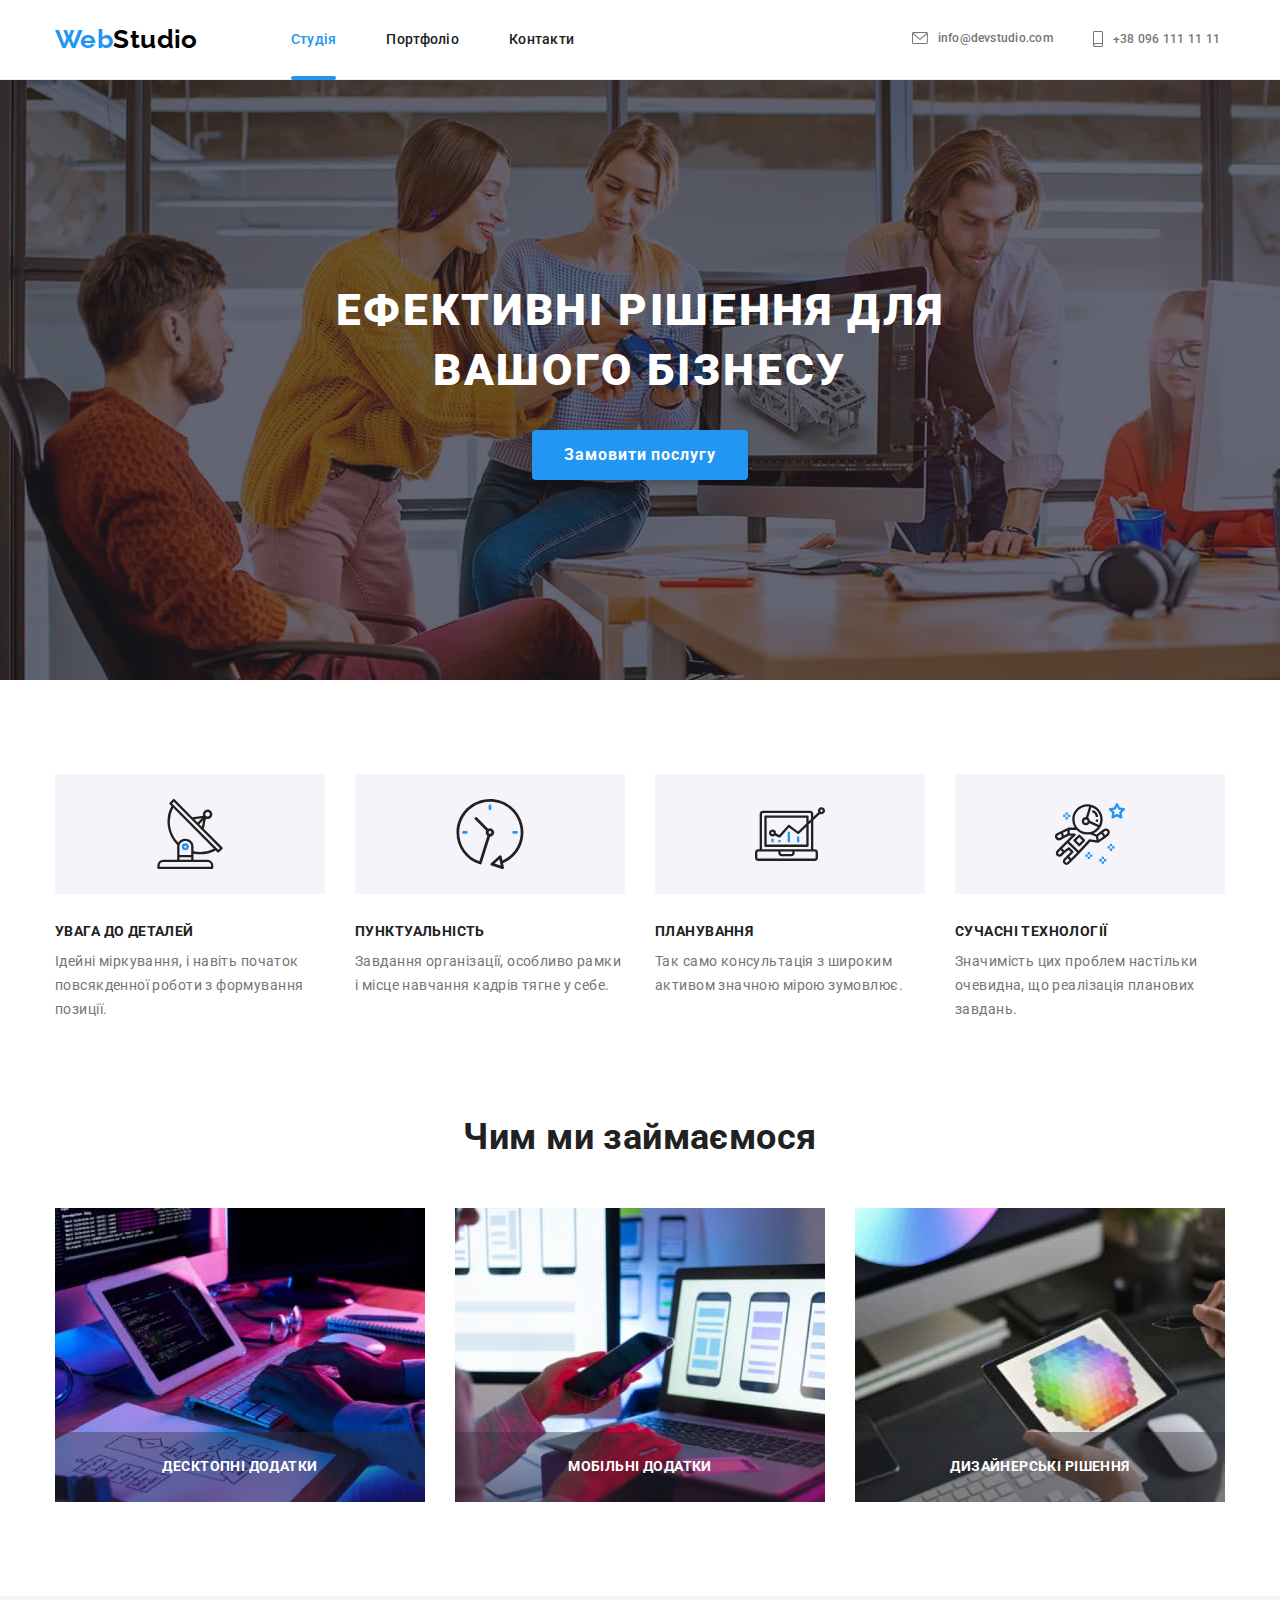
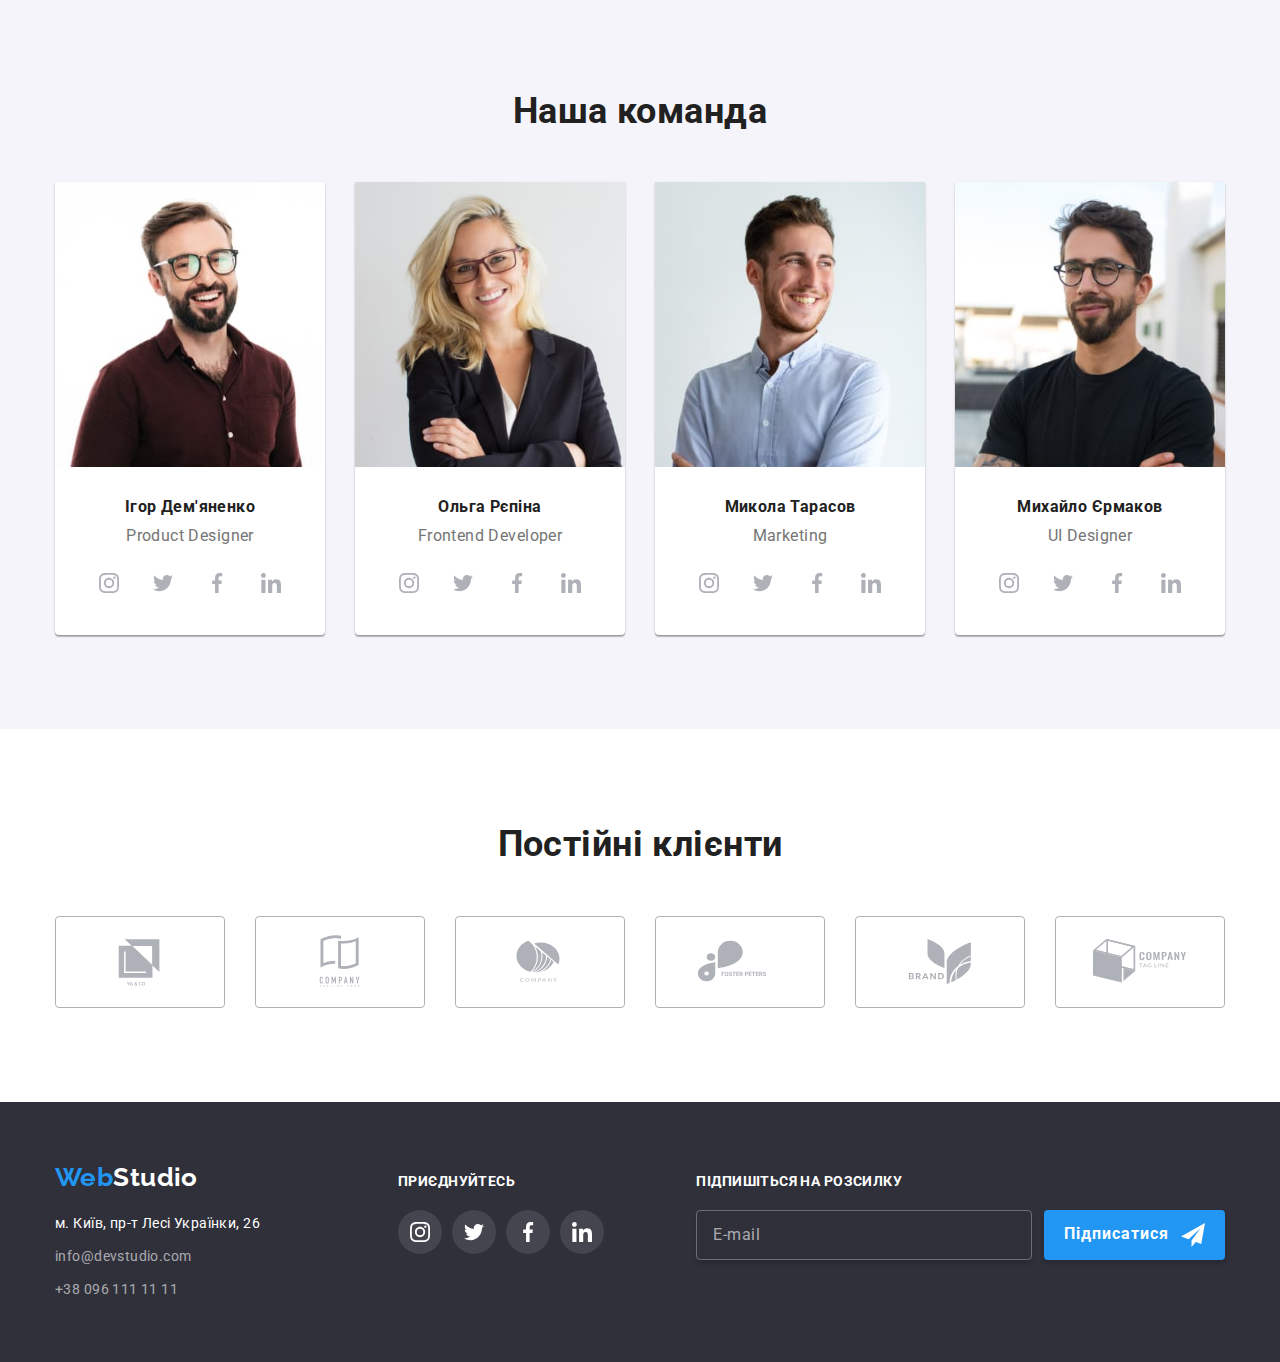
<file: index.html>
<!DOCTYPE html>
<html lang="uk">
<head>
    <meta charset="UTF-8">
    <meta http-equiv="X-UA-Compatible" content="IE=edge">
    <meta name="viewport" content="width=device-width, initial-scale=1.0">
    <title>Document</title>
    <link href="https://fonts.googleapis.com/css2?family=Raleway:wght@700&family=Roboto:wght@400;500;700;900&display=swap" rel="stylesheet">
    <!-- <link rel="stylesheet" href="./css/modern-normalize.css"> -->
    <link rel="stylesheet" href="./css/main.min.css">
</head>

<body>
    <!--Шапка сайту-->
    <header class="header">
        <div class="container header__container">
            
            <a class="logo header__logo" href="./index.html"><span class="logo__el-web">Web</span>Studio</a>

                 <button type="button" class="menu-btn" aria-controls= "mobile-menu" aria-expanded="false" data-menu-button>
                     <svg class="mob-menu-icon" aria-label="Переключатель мобильного меню">
                         <use class="icon-close" href="./images/icons.svg#icon-close-black"></use>
                         <use class="icon-menu" href="./images/icons.svg#icon-menu"></use>
                     </svg>
                </button>

                <div class="mobile-menu" id="mobile-menu" data-menu>
                <nav class="page-nav">
                     <ul class="page-nav__list">
                         <li class="page-nav__item">
                             <a href="./index.html" class="page-nav__link page-nav__link--current">Студія</a>
                         </li>
                         <li class="page-nav__item">
                             <a href="./portfolio.html" class="page-nav__link">Портфоліо</a>
                         </li>
                         <li class="page-nav__item">
                             <a href="" class="page-nav__link">Контакти</a>
                         </li>
                     </ul>
                </nav>
                <div class="contact">
                                    <ul class="heade-social">
                                        <li class="heade-social__item"><a href="#" class="heade-social__link" target="_blank"
                                                rel="noopener noreferrer">Instagram</a> </li>
                                        <li class="heade-social__item"><a href="#" class="heade-social__link" target="_blank"
                                                rel="noopener noreferrer">Twitter</a></li>
                                        <li class="heade-social__item"><a href="#" class="heade-social__link" target="_blank"
                                                rel="noopener noreferrer">Facebook</a></li>
                                        <li class="heade-social__item"><a href="#" class="heade-social__link" target="_blank"
                                                rel="noopener noreferrer">LinkedIn</a></li>
                                    </ul>
<ul Class="contact-wrap">
    
                    <li class="contact__item">
                        <a href="mailto:info@devstudio.com" class="contact__link">
                            <svg class="contact__icon contact__icon--mail">
                                <use href="./images/icons.svg#icon-envelope"></use>
                            </svg>
                            info@devstudio.com
                        </a>
                    </li>
                    <li class="contact__item">
                        <a href="tel:+380961111111" class="contact__link contact__link--tel">
                            <svg class="contact__icon contact__icon--tel">
                                <use href="./images/icons.svg#icon-smartphone"></use>
                            </svg>
                            +38 096 111 11 11
                        </a>
                    </li>
</ul>
                </div>
                </div>
        </div>
    </header>

    <!--Унікальний контент-->
    <main>
        <!--Герой-->
        <section class="section section__bg-cover">
            <div class="container">
                <h1 class="hero-title">Ефективні рішення для <br> вашого бізнесу</h1>
                <button type="button" class="btn" data-modal-open>Замовити послугу</button>
            </div>
        </section>
        
        <!--Переваги-->
        <section class="section">
            <div class="container">
                <h2 class="visually-hidden">Переваги</h2>
                <ul class="grid">
                    <li class="preference-item">
                        <div class="preference-img">
                            <svg class="preference-icon">
                                <use href="./images/icons.svg#icon-antenna"></use>
                            </svg>
                        </div>
                        <h3 class="preference-title">УВАГА ДО ДЕТАЛЕЙ</h3>
                        <p class="preference-text">Ідейні міркування, і навіть початок повсякденної роботи з формування позиції.</p>
                    </li>
                    <li class="preference-item">
                        <div class="preference-img">
                            <svg class="preference-icon">
                                <use href="./images/icons.svg#icon-clock"></use>
                            </svg>
                        </div>
                        <h3 class="preference-title">ПУНКТУАЛЬНІСТЬ</h3>
                        <p class="preference-text">Завдання організації, особливо рамки і місце навчання кадрів тягне у себе.</p>
                    </li>
                    <li class="preference-item">
                        <div class="preference-img">
                            <svg class="preference-icon">
                                <use href="./images/icons.svg#icon-diagram"></use>
                            </svg>
                        </div>
                        <h3 class="preference-title">ПЛАНУВАННЯ</h3>
                        <p class="preference-text">Так само консультація з широким активом значною мірою зумовлює.</p>
                    </li>
                    <li class="preference-item">
                        <div class="preference-img">
                            <svg class="preference-icon">
                                <use href="./images/icons.svg#icon-astronaut"></use>
                            </svg>
                        </div>
                        <h3 class="preference-title">СУЧАСНІ ТЕХНОЛОГІЇ</h3>
                        <p class="preference-text">Значимість цих проблем настільки очевидна, що реалізація планових завдань.</p>
                    </li>
                </ul>
            </div>
        </section>

        <!-- Галерея -->
        <section class="section section-gallery">
            <div class=" container">
                <h2 class="section__title">Чим ми займаємося</h2>
                <ul class="grid">
                 <li class="gallery-item">
                        <picture>
                            <source srcset="./images/box1.jpg 1x, ./images/box1@2x.jpg 2x" >
                            <img src="./images/box1.jpg" class="gallery-item__img" alt="Дизайнерське рішення" width="370">
                        </picture>
                    
                    <p class="gallery-item__text">Десктопні додатки</p>
                </li>
                 <li class="gallery-item">

                        <picture>
                            <source srcset="./images/box2.jpg 1x, ./images/box2@2x.jpg 2x" >
                            <img src="./images/box2.jpg" class="gallery-item__img" alt="Мобільний додаток" width="370">
                        </picture>
                    
                    <p class="gallery-item__text">Мобільні додатки</p>
                </li>
                <li class="gallery-item">
                        <picture>
                            <source srcset="./images/box3.jpg 1x, ./images/box3@2x.jpg 2x" >
                            <img src="./images/box3.jpg" class="gallery-item__img" alt="Дизайнерське рішення" width="370">
                        </picture>

                    <p class="gallery-item__text">Дизайнерські рішення</p>
                </li> 
                </ul>
            </div>
        </section>
       
        <!--Команда-->
        <section class="section">
            <div class="container">
                <h2 class="section__title">Наша команда</h2>
                
                <ul class="grid">
                    <li class="team-item">                       

    <picture>
        <source srcset="./images/ihor-450.jpg 1x, ./images/ihor-450@2x.jpg 2x" media="(max-width:767px)" >
        <source srcset="./images/ihor-354.jpg  1x, ./images/ihor-354@2x.jpg 2x" media="(min-width:768px)" >
        <source srcset="./images/ihor.jpg  1x, ./images/ihor@2x.jpg 2x" media="(min-width:1200px)">
        <img src="./images/ihor-450.jpg" class="team-item__img" alt="Ігор Дем'яненко">
    </picture>


                        <div class="team-item__info">
                            <h3 class="team-item__title">Ігор Дем'яненко</h3>
                            <p class="team-item__text">Product Designer</p>
                            
                            <ul class="socials">
                            <li class="socials__item">
                                <a href="#" class="socials__link" target="_blank" rel="noopener noreferrer">
                                    <svg class="socials__icon">
                                        <use href="./images/icons.svg#icon-instagram"></use>
                                    </svg>
                                </a>
                            </li>
                            <li class="socials__item">
                                <a href="#" class="socials__link" target="_blank" rel="noopener noreferrer">
                                    <svg class="socials__icon">
                                        <use href="./images/icons.svg#icon-twitter"></use>
                                    </svg>
                                </a>
                            </li>
                            <li class="socials__item">
                                <a href="#" class="socials__link" target="_blank" rel="noopener noreferrer">
                                    <svg class="socials__icon">
                                        <use href="./images/icons.svg#icon-facebook"></use>
                                    </svg>
                                </a>
                            </li>
                            <li class="socials__item">
                                <a href="#" class="socials__link" target="_blank" rel="noopener noreferrer">
                                    <svg class="socials__icon">
                                        <use href="./images/icons.svg#icon-linkedin"></use>
                                    </svg>
                                </a>
                            </li>
                        </ul>
                    </div>
                </li>

                <li class="team-item">

<picture>
    <source srcset="./images/olha-450.jpg 1x, ./images/olha-450@2x.jpg 2x" media="(max-width:767px)" >
    <source srcset="./images/olha-354.jpg 1x, ./images/olha-354@2x.jpg 2x" media="(min-width:768px)" >
    <source srcset="./images/olha.jpg 1x, ./images/olha@2x.jpg 2x" media="(min-width:1200px)" >
<img src="./images/olha-450.jpg" class="team-item__img" alt="Ольга Рєпіна">
</picture>

                        


                        <div class="team-item__info">
                            <h3 class="team-item__title">Ольга Рєпіна</h3>
                            <p class="team-item__text">Frontend Developer</p>
                        <ul class="socials">
                            <li class="socials__item">
                                <a href="#" class="socials__link" target="_blank" rel="noopener noreferrer">
                                    <svg class="socials__icon">
                                        <use href="./images/icons.svg#icon-instagram"></use>
                                    </svg>
                                </a>
                            </li>
                            <li class="socials__item">
                                <a href="#" class="socials__link" target="_blank" rel="noopener noreferrer">
                                    <svg class="socials__icon">
                                        <use href="./images/icons.svg#icon-twitter"></use>
                                    </svg>
                                </a>
                            </li>
                            <li class="socials__item">
                                <a href="#" class="socials__link" target="_blank" rel="noopener noreferrer">
                                    <svg class="socials__icon">
                                        <use href="./images/icons.svg#icon-facebook"></use>
                                    </svg>
                                </a>
                            </li>
                            <li class="socials__item">
                                <a href="#" class="socials__link" target="_blank" rel="noopener noreferrer">
                                    <svg class="socials__icon">
                                        <use href="./images/icons.svg#icon-linkedin"></use>
                                    </svg>
                                </a>
                            </li>
                        </ul>
                            </div>
                    </li>
                    <li class="team-item">

<picture>
    <source srcset="./images/mykola-450.jpg 1x, ./images/mykola-450@2x.jpg 2x" media="(max-width:767px)" >
    <source srcset="./images/mykola-354.jpg 1x, ./images/mykola-354@2x.jpg 2x" media="(min-width:768px)" >
    <source srcset="./images/mykola.jpg 1x, ./images/mykola@2x.jpg 2x" media="(min-width:1200px)" >
    <img src="./images/mykola-450.jpg" class="tteam-item__img" alt="Микола Тарасов">
</picture>


                        <div class="team-item__info">
                            <h3 class="team-item__title">Микола Тарасов</h3>
                            <p class="team-item__text">Marketing</p>
                            <ul class="socials">
                                <li class="socials__item">
                                    <a href="#" class="socials__link" target="_blank" rel="noopener noreferrer">
                                        <svg class="socials__icon">
                                            <use href="./images/icons.svg#icon-instagram"></use>
                                        </svg>
                                    </a>
                                </li>
                                <li class="socials__item">
                                    <a href="#" class="socials__link" target="_blank" rel="noopener noreferrer">
                                        <svg class="socials__icon">
                                            <use href="./images/icons.svg#icon-twitter"></use>
                                        </svg>
                                    </a>
                                </li>
                                <li class="socials__item">
                                    <a href="#" class="socials__link" target="_blank" rel="noopener noreferrer">
                                        <svg class="socials__icon">
                                            <use href="./images/icons.svg#icon-facebook"></use>
                                        </svg>
                                    </a>
                                </li>
                                <li class="socials__item">
                                    <a href="#" class="socials__link" target="_blank" rel="noopener noreferrer">
                                        <svg class="socials__icon">
                                            <use href="./images/icons.svg#icon-linkedin"></use>
                                        </svg>
                                    </a>
                                </li>
                            </ul>
                        </div>
                    </li>
                    <li class="team-item">

<picture>
    <source srcset="./images/mykhailo-450.jpg 1x, ./images/mykhailo-450@2x.jpg 2x" media="(max-width:767px)" >
    <source srcset="./images/mykhailo-354.jpg 1x, ./images/mykhailo-354@2x.jpg 2x" media="(min-width:768px)" >
    <source srcset="./images/mykhailo.jpg 1x, ./images/mykhailo@2x.jpg 2x" media="(min-width:1200px)" >
    <img src="./images/mykhailo-450.jpg" class="team-item__img" alt="Михайло Єрмаков">
</picture>

                        
                        <div class="team-item__info">
                            <h3 class="team-item__title">Михайло Єрмаков</h3>
                            <p class="team-item__text">UI Designer</p>
                            <ul class="socials">
                                <li class="socials__item">
                                    <a href="#" class="socials__link" target="_blank" rel="noopener noreferrer">
                                        <svg class="socials__icon">
                                            <use href="./images/icons.svg#icon-instagram"></use>
                                        </svg>
                                    </a>
                                </li>
                                <li class="socials__item">
                                    <a href="#" class="socials__link" target="_blank" rel="noopener noreferrer">
                                        <svg class="socials__icon">
                                            <use href="./images/icons.svg#icon-twitter"></use>
                                        </svg>
                                    </a>
                                </li>
                                <li class="socials__item">
                                    <a href="#" class="socials__link" target="_blank" rel="noopener noreferrer">
                                        <svg class="socials__icon">
                                            <use href="./images/icons.svg#icon-facebook"></use>
                                        </svg>
                                    </a>
                                </li>
                                <li class="socials__item">
                                    <a href="#" class="socials__link" target="_blank" rel="noopener noreferrer">
                                        <svg class="socials__icon">
                                            <use href="./images/icons.svg#icon-linkedin"></use>
                                        </svg>
                                    </a>
                                </li>
                            </ul>
                        </div>
                    </li>
                </ul>
            </div>
        </section>

        <!-- Клієнти -->
        <section class="section hide">
            <div class="container">
                <h2 class="section__title">Постійні клієнти</h2>
                <ul class="grid">
                    <li class="costomer-el">
                        <a href="#" class="costomer-el__link" target="_blank" rel="noopener noreferrer">
                            <svg class="costomer-el__icon">
                                <use href="./images/icons.svg#icon-group1"></use>
                            </svg>
                        </a>
                    </li>
                    <li class="costomer-el">
                        <a href="#" class="costomer-el__link" target="_blank" rel="noopener noreferrer">
                            <svg class="costomer-el__icon">
                                <use href="./images/icons.svg#icon-group2" ></use>
                            </svg>
                        </a>
                    </li>
                    <li class="costomer-el">
                        <a href="#" class="costomer-el__link" target="_blank" rel="noopener noreferrer">
                            <svg class="costomer-el__icon">
                                <use href="./images/icons.svg#icon-group3"></use>
                            </svg>
                        </a>
                    </li>
                    <li class="costomer-el">
                        <a href="#" class="costomer-el__link" target="_blank" rel="noopener noreferrer">
                            <svg class="costomer-el__icon">
                                <use href="./images/icons.svg#icon-group4"></use>
                            </svg>
                        </a>
                    </li>
                    <li class="costomer-el">
                        <a href="#" class="costomer-el__link" target="_blank" rel="noopener noreferrer">
                            <svg class="costomer-el__icon">
                                <use href="./images/icons.svg#icon-group5"></use>
                            </svg>
                        </a>
                    </li>
                    <li class="costomer-el">
                        <a href="#" class="costomer-el__link" target="_blank" rel="noopener noreferrer">
                            <svg class="costomer-el__icon">
                                <use href="./images/icons.svg#icon-group6"></use>
                            </svg>
                        </a>
                    </li>
                </ul>
            </div>
        </section>
    </main>
    
    <!--Підвал сайту-->
    <footer class="footer">
        <div class="container footer__container">
            <div class="footer-wrap__contact">
                <a class="logo footer__logo" href="./index.html"> <span class="logo__el-web">Web</span>Studio</a>
                
                <address class="address">
                    <ul class="address__list">
                        <li class="address__item">
                            <a href="https://www.google.com/maps/d/viewer?mid=10uSM3H-mIU3GznYo2szRIEphczw&hl=en_US&ll=50.42732700000001%2C30.538092&z=17"
                            class="address__link address__link--white" target="_blank" rel="noopener noreferrer">
                            м. Київ, пр-т Лесі Українки, 26
                        </a>
                    </li>
                    <li class="address-item">
                        <a href="mailto:info@devstudio.com" class="address__link link-mail">info@devstudio.com</a>
                    </li>
                    <li class="address-item">
                        <a href="tel:+380961111111" class="address__link link-phone">+38 096 111 11 11</a>
                    </li>
                </ul>
            </address>
        </div>
        
        <div class="footer-wrap__socials">
            <p class="footer-wrap__title">приєднуйтесь</p>
            
            <ul class="socials footer__socials">
                <li class="socials__item">
                    <a href="#" class="socials__link footer__socials__link" target="_blank" rel="noopener noreferrer">
                        <svg class="socials__icon">
                            <use href="./images/icons.svg#icon-instagram"></use>
                        </svg>
                    </a>
                </li>
                <li class="socials__item">
                    <a href="#" class="socials__link footer__socials__link" target="_blank" rel="noopener noreferrer">
                        <svg class="socials__icon">
                            <use href="./images/icons.svg#icon-twitter"></use>
                        </svg>
                    </a>
                </li>
                <li class="socials__item">
                    <a href="#" class="socials__link footer__socials__link" target="_blank" rel="noopener noreferrer">
                        <svg class="socials__icon">
                            <use href="./images/icons.svg#icon-facebook"></use>
                        </svg>
                    </a>
                </li>
                <li class="socials__item">
                    <a href="#" class="socials__link footer__socials__link" target="_blank" rel="noopener noreferrer">
                        <svg class="socials__icon">
                            <use href="./images/icons.svg#icon-linkedin"></use>
                        </svg>
                    </a>
                </li>
            </ul>
        </div>
        
        <div class="footer-wrap-form">
                <p class="footer-wrap__title">Підпишіться на розсилку</p>

                    <form class="form-field">
                        <label class="form-field__label">
                            <input class="form-field__input" type="email" name="mail" placeholder="E-mail">
                        </label>
                        <button type="submit" class="btn footer__btn">Підписатися
                            <svg class="btn__icon">
                                <use href="./images/icons.svg#icon-send"></use>
                            </svg>
                        </button>
                    </form>
            </div>
        </div>
    </footer>
    
<!-- backdrop -->
    <div class="backdrop is-hidden" data-modal>
        <div class="modal">
            <button class="modal__btn-close" data-modal-close>
                <svg class="modal__btn-close__icon">
                    <use href="./images/icons.svg#icon-close-black"></use>
                </svg>
            </button>

           <!-- Форма в модальному вікні -->

            <form class="modal-form">
                <p class="modal-form__title">Залиште свої дані, ми вам передзвонимо</p>
                
                <label class="modal-form__item">
                    <span class="modal-form__label">Ім'я</span>
                    <input class="modal-form__input" type="text" name="name">
                    <svg class="modal-form__icon">
                        <use href="./images/icons.svg#icon-person-black"></use>
                    </svg>
                </label>
                
                <label class="modal-form__item">
                    <span class="modal-form__label">Телефон</span>
                    <input class="modal-form__input" type="tel" name="tel-number">
                    <svg class="modal-form__icon">
                        <use href="./images/icons.svg#icon-phone-black"></use>
                    </svg>
                </label>
                
                <label class="modal-form__item">
                    <span class="modal-form__label">Пошта</span>
                    <input class="modal-form__input" type="email" name="mail">
                    <svg class="modal-form__icon">
                        <use href="./images/icons.svg#icon-email-black"></use>
                    </svg>
                </label>
                
                <label class="modal-form__item">
                    <span class="modal-form__label">Коментар</span>
                    <textarea class="modal-form__textarea" name="comment" rows="5" placeholder="Введіть текст"></textarea>
                </label>

                    <label class="modal-form__item-checbox">
                        <input class="modal-form__input-chechbox" type="checkbox" name="terms">
                        <svg class="modal-form__icon-check">
                            <use href="./images/icons.svg#icon-icon-check"></use>
                        </svg>
                        Погоджуюся з розсилкою та приймаю
                        <a href="#" class="modal-form__link" target="_blank" rel="noopener noreferrer">Умови договору</a>
                    </label>
                
                <button type="submit" class="btn modal-form__btn">Відправити</button>
            </form>
        </div>
    </div>

<script src="./js/modal.js"></script>
<script src="./js/mobile-menu.js"></script>

</body>
</html>
</file>
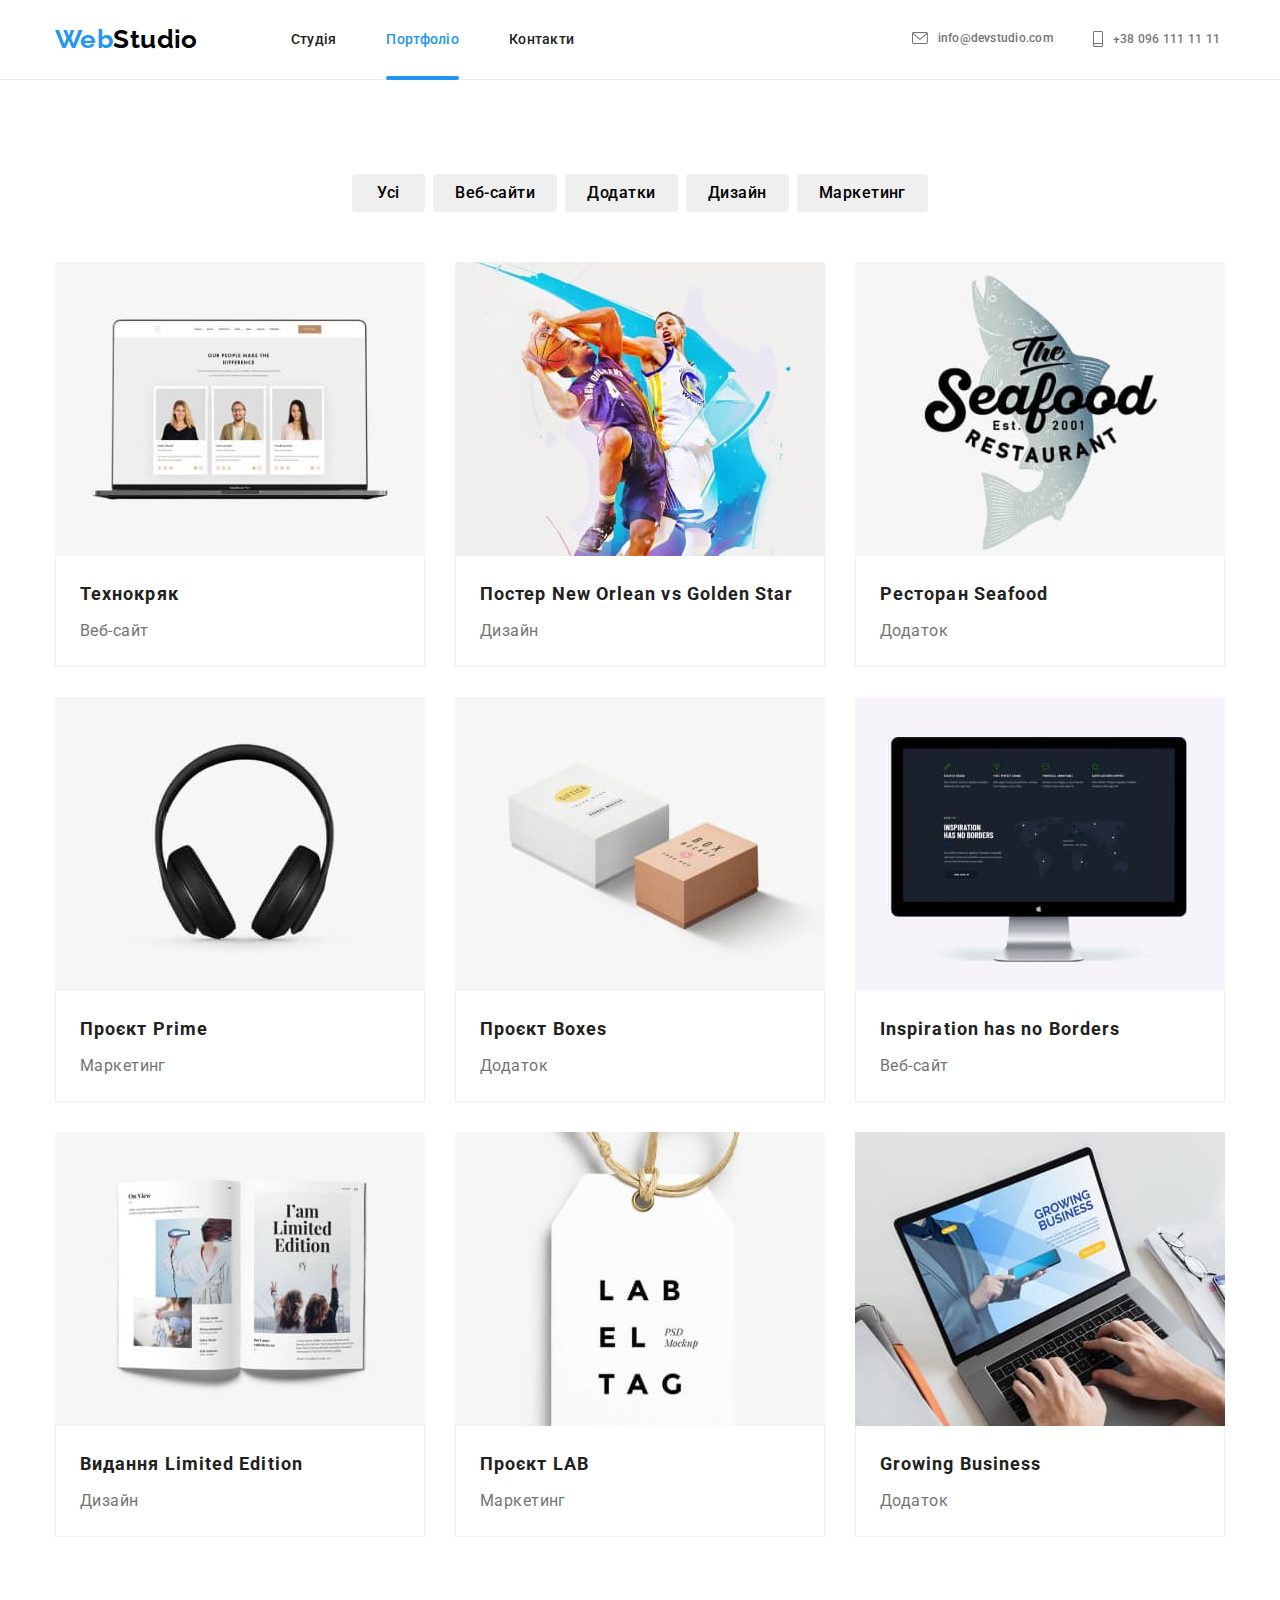
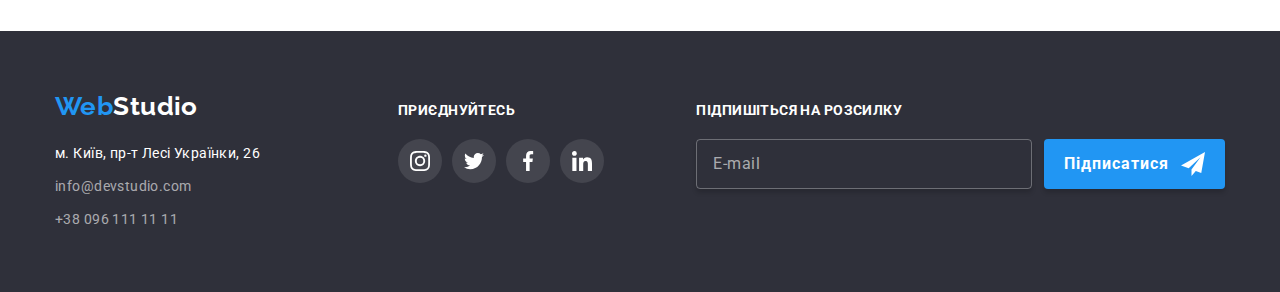
<file: portfolio.html>
<!DOCTYPE html>
<html lang="uk">
<head>
    <meta charset="UTF-8">
    <meta http-equiv="X-UA-Compatible" content="IE=edge">
    <meta name="viewport" content="width=device-width, initial-scale=1.0">
    <title>Document</title>
    <link href="https://fonts.googleapis.com/css2?family=Raleway:wght@700&family=Roboto:wght@400;500;700;900&display=swap" rel="stylesheet">
    <!-- <link rel="stylesheet" href="./css/modern-normalize.css"> -->
    <link rel="stylesheet" href="./css/main.min.css">
</head>

<body>
    <!--Шапка сайту-->
    <header class="header">
        <div class="container header__container">
    
            <a class="logo header__logo" href="./index.html"><span class="logo__el-web">Web</span>Studio</a>
    
            <button type="button" class="menu-btn" aria-controls="mobile-menu" aria-expanded="false" data-menu-button>
                <svg class="mob-menu-icon" aria-label="Переключатель мобильного меню">
                    <use class="icon-close" href="./images/icons.svg#icon-close-black"></use>
                    <use class="icon-menu" href="./images/icons.svg#icon-menu"></use>
                </svg>
            </button>
    
            <div class="mobile-menu" id="mobile-menu" data-menu>
                <nav class="page-nav">
                    <ul class="page-nav__list">
                        <li class="page-nav__item">
                            <a href="./index.html" class="page-nav__link ">Студія</a>
                        </li>
                        <li class="page-nav__item">
                            <a href="./portfolio.html" class="page-nav__link page-nav__link--current">Портфоліо</a>
                        </li>
                        <li class="page-nav__item">
                            <a href="" class="page-nav__link">Контакти</a>
                        </li>
                    </ul>
                </nav>
                <div class="contact">
                    <ul class="heade-social">
                        <li class="heade-social__item"><a href="#" class="heade-social__link" target="_blank"
                                rel="noopener noreferrer">Instagram</a> </li>
                        <li class="heade-social__item"><a href="#" class="heade-social__link" target="_blank"
                                rel="noopener noreferrer">Twitter</a></li>
                        <li class="heade-social__item"><a href="#" class="heade-social__link" target="_blank"
                                rel="noopener noreferrer">Facebook</a></li>
                        <li class="heade-social__item"><a href="#" class="heade-social__link" target="_blank"
                                rel="noopener noreferrer">LinkedIn</a></li>
                    </ul>
                    <ul Class="contact-wrap">
    
                        <li class="contact__item">
                            <a href="mailto:info@devstudio.com" class="contact__link">
                                <svg class="contact__icon contact__icon--mail">
                                    <use href="./images/icons.svg#icon-envelope"></use>
                                </svg>
                                info@devstudio.com
                            </a>
                        </li>
                        <li class="contact__item">
                            <a href="tel:+380961111111" class="contact__link contact__link--tel">
                                <svg class="contact__icon contact__icon--tel">
                                    <use href="./images/icons.svg#icon-smartphone"></use>
                                </svg>
                                +38 096 111 11 11
                            </a>
                        </li>
                    </ul>
                </div>
            </div>
        </div>
    </header>


    <!--Унікальний контент-->
    <main>
        <section class="section">
            <div class="container">
                <h1 class="visually-hidden">Портфоліо</h1>
                <ul class="filter-list">
                    <li class="filter-list__item"><button class="filter-list__btn" type="button">Усі</button></li>
                    <li class="filter-list__item"><button class="filter-list__btn" type="button">Веб-сайти</button></li>
                    <li class="filter-list__item"><button class="filter-list__btn" type="button">Додатки</button></li>
                    <li class="filter-list__item"><button class="filter-list__btn" type="button">Дизайн</button></li>
                    <li class="filter-list__item"><button class="filter-list__btn" type="button">Маркетинг</button></li>
                </ul>
                
                <ul class="grid">
                    <li class="portfolio-item">
                        <a href="#" class="portfolio-card__link" target="_blank" rel="noreferrer noopener" >
                            <div class="portfolio-card__thumb">
                                <img src="images/project1.jpg" alt="Технокряк" class="portfolio-card__img">
                                <p class="portfolio-card__descr">
                                    Ресурс пропонує комплексні пропозиції з різним рівнем функціоналу та сервісів. Все це дозволить відвідувачу отримати
                                    вичерпні відомості про компанію чи приватну особу.
                                </p>
                            </div>
                            <div class="portfolio-card__text">
                                <h2 class="portfolio-card__title">Технокряк</h2>
                                <p class="portfolio-card__subtitle">Веб-сайт</p>
                            </div>
                        </a>
                    </li>

                    <li class="portfolio-item">
                        <a href="#" class="portfolio-card__link" target="_blank" rel="noreferrer noopener" >
                            <div class="portfolio-card__thumb">
                                 <img src="images/project2.jpg" alt="Постер New Orlean vs Golden Star"  class="portfolio-card__img">
                                 <p class="portfolio-card__descr">
                                    Ресурс пропонує комплексні пропозиції з різним рівнем функціоналу та сервісів. Все це дозволить відвідувачу отримати вичерпні відомості про компанію чи приватну особу.
                                </p>
                            </div>
                            <div class="portfolio-card__text">
                                <h2 class="portfolio-card__title">Постер New Orlean vs Golden Star</h2>
                                <p class="portfolio-card__subtitle" >Дизайн</p>
                            </div>
                        </a>
                    </li>

                    <li class="portfolio-item">
                        <a href="#" class="portfolio-card__link" target="_blank" rel="noreferrer noopener" >
                            <div class="portfolio-card__thumb">
                            <img src="images/project3.jpg" alt="Ресторан Seafood"  class="portfolio-card__img">
                            <p class="portfolio-card__descr">
                                Ресурс пропонує комплексні пропозиції з різним рівнем функціоналу та сервісів. Все це дозволить відвідувачу отримати
                                вичерпні відомості про компанію чи приватну особу.
                            </p>
                            </div>
                            <div class="portfolio-card__text">
                                <h2 class="portfolio-card__title">Ресторан Seafood</h2>
                                <p class="portfolio-card__subtitle" >Додаток</p>
                            </div>
                        </a>
                    </li>

                    <li class="portfolio-item">
                        <a href="#" class="portfolio-card__link" target="_blank" rel="noreferrer noopener" >
                            <div class="portfolio-card__thumb">
                                <img src="images/project4.jpg" alt="Проєкт Prime" class="portfolio-card__img">
                                <p class="portfolio-card__descr">
                                    Ресурс пропонує комплексні пропозиції з різним рівнем функціоналу та сервісів. Все це дозволить відвідувачу отримати
                                    вичерпні відомості про компанію чи приватну особу.
                                </p>
                            </div>
                            <div class="portfolio-card__text">
                                <h2 class="portfolio-card__title">Проєкт Prime</h2>
                                <p class="portfolio-card__subtitle">Маркетинг</p>
                            </div>
                        </a>
                    </li>

                    <li class="portfolio-item">
                        <a href="#" class="portfolio-card__link" target="_blank" rel="noreferrer noopener" >
                            <div class="portfolio-card__thumb">
                                <img src="images/project5.jpg" alt="Проєкт Boxes"  class="portfolio-card__img">
                                <p class="portfolio-card__descr">
                                    Ресурс пропонує комплексні пропозиції з різним рівнем функціоналу та сервісів. Все це дозволить відвідувачу
                                    отримати вичерпні відомості про компанію чи приватну особу.
                                </p>
                            </div>
                            <div class="portfolio-card__text">
                                <h2 class="portfolio-card__title">Проєкт Boxes</h2>
                                <p class="portfolio-card__subtitle">Додаток</p>
                            </div>
                        </a>
                    </li>
                    
                    <li class="portfolio-item">
                        <a href="#" class="portfolio-card__link" target="_blank" rel="noreferrer noopener" >
                            <div class="portfolio-card__thumb">
                            <img src="images/project6.jpg" alt="Inspiration has no Borders" class="portfolio-card__img">
                                <p class="portfolio-card__descr">
                                    Ресурс пропонує комплексні пропозиції з різним рівнем функціоналу та сервісів. Все це дозволить відвідувачу
                                    отримати вичерпні відомості про компанію чи приватну особу.
                                </p>
                            </div>
                            <div class="portfolio-card__text">
                                <h2 class="portfolio-card__title">Inspiration has no Borders</h2>
                                <p class="portfolio-card__subtitle">Веб-сайт</p>
                            </div>
                        </a>
                    </li>

                    <li class="portfolio-item">
                        <a href="#" class="portfolio-card__link" target="_blank" rel="noreferrer noopener" >
                            <div class="portfolio-card__thumb">
                            <img src="images/project7.jpg" alt="Видання Limited Edition" class="portfolio-card__img">
                                <p class="portfolio-card__descr">
                                    Ресурс пропонує комплексні пропозиції з різним рівнем функціоналу та сервісів. Все це дозволить відвідувачу
                                    отримати вичерпні відомості про компанію чи приватну особу.
                                </p>
                            </div>
                            <div class="portfolio-card__text">
                                <h2 class="portfolio-card__title">Видання Limited Edition</h2>
                                <p class="portfolio-card__subtitle">Дизайн</p>
                            </div>
                        </a>
                    </li>
                    <li class="portfolio-item">
                        <a href="#" class="portfolio-card__link" target="_blank" rel="noreferrer noopener" >
                            <div class="portfolio-card__thumb">
                            <img src="images/project8.jpg" alt="Проєкт LAB"  class="portfolio-card__img">
                                <p class="portfolio-card__descr">
                                    Ресурс пропонує комплексні пропозиції з різним рівнем функціоналу та сервісів. Все це дозволить відвідувачу
                                    отримати вичерпні відомості про компанію чи приватну особу.
                                </p>
                            </div>
                            <div class="portfolio-card__text">
                                <h2 class="portfolio-card__title">Проєкт LAB</h2>
                                <p class="portfolio-card__subtitle" >Маркетинг</p>
                            </div>
                        </a>
                    </li>
                    <li class="portfolio-item">
                        <a href="#" class="portfolio-card__link" target="_blank" rel="noreferrer noopener" >
                            <div class="portfolio-card__thumb">
                            <img src="images/project9.jpg" alt="Growing Business" class="portfolio-card__img">
                                <p class="portfolio-card__descr">
                                    Ресурс пропонує комплексні пропозиції з різним рівнем функціоналу та сервісів. Все це дозволить відвідувачу
                                    отримати вичерпні відомості про компанію чи приватну особу.
                                </p>
                            </div>
                            <div class="portfolio-card__text">
                                <h2 class="portfolio-card__title">Growing Business</h2>
                                <p class="portfolio-card__subtitle">Додаток</p>
                            </div>
                        </a>
                     </li>
                </ul>
            </div>
        </section>
    </main>

    <!--Підвал сайту-->
    <footer class="footer">
        <div class="container footer__container">
            <div class="footer-wrap__contact">
                <a class="logo footer__logo" href="./index.html"> <span class="logo__el-web">Web</span>Studio</a>
    
                <address class="address">
                    <ul class="address__list">
                        <li class="address__item">
                            <a href="https://www.google.com/maps/d/viewer?mid=10uSM3H-mIU3GznYo2szRIEphczw&hl=en_US&ll=50.42732700000001%2C30.538092&z=17"
                                class="address__link address__link--white" target="_blank" rel="noopener noreferrer">
                                м. Київ, пр-т Лесі Українки, 26
                            </a>
                        </li>
                        <li class="address-item">
                            <a href="mailto:info@devstudio.com" class="address__link link-mail">info@devstudio.com</a>
                        </li>
                        <li class="address-item">
                            <a href="tel:+380961111111" class="address__link link-phone">+38 096 111 11 11</a>
                        </li>
                    </ul>
                </address>
            </div>
    
            <div class="footer-wrap__socials">
                <p class="footer-wrap__title">приєднуйтесь</p>
    
                <ul class="socials footer__socials">
                    <li class="socials__item">
                        <a href="#" class="socials__link footer__socials__link" target="_blank" rel="noopener noreferrer">
                            <svg class="socials__icon">
                                <use href="./images/icons.svg#icon-instagram"></use>
                            </svg>
                        </a>
                    </li>
                    <li class="socials__item">
                        <a href="#" class="socials__link footer__socials__link" target="_blank" rel="noopener noreferrer">
                            <svg class="socials__icon">
                                <use href="./images/icons.svg#icon-twitter"></use>
                            </svg>
                        </a>
                    </li>
                    <li class="socials__item">
                        <a href="#" class="socials__link footer__socials__link" target="_blank" rel="noopener noreferrer">
                            <svg class="socials__icon">
                                <use href="./images/icons.svg#icon-facebook"></use>
                            </svg>
                        </a>
                    </li>
                    <li class="socials__item">
                        <a href="#" class="socials__link footer__socials__link" target="_blank" rel="noopener noreferrer">
                            <svg class="socials__icon">
                                <use href="./images/icons.svg#icon-linkedin"></use>
                            </svg>
                        </a>
                    </li>
                </ul>
            </div>
    
            <div class="footer-wrap-form">
                <p class="footer-wrap__title">Підпишіться на розсилку</p>
    
                <form class="form-field">
                    <label class="form-field__label">
                        <input class="form-field__input" type="email" name="mail" placeholder="E-mail">
                    </label>
                    <button type="submit" class="btn footer__btn">Підписатися
                        <svg class="btn__icon">
                            <use href="./images/icons.svg#icon-send"></use>
                        </svg>
                    </button>
                </form>
            </div>
        </div>
    </footer>

</body>
</html>
</file>
<file: css/main.min.css>
/*! modern-normalize v1.1.0 | MIT License | https://github.com/sindresorhus/modern-normalize */.hede{display:none}*,::before,::after{margin:0;padding:0;-webkit-box-sizing:border-box;box-sizing:border-box}html{line-height:1.15;-webkit-text-size-adjust:100%;-moz-tab-size:4;-o-tab-size:4;tab-size:4}body{margin:0;font-family:system-ui,-apple-system,"Segoe UI",Roboto,Helvetica,Arial,sans-serif,"Apple Color Emoji","Segoe UI Emoji"}ul,h1,h2,h3,p{margin:0;padding:0;list-style:none}hr{height:0;color:inherit}abbr[title]{-webkit-text-decoration:underline dotted;text-decoration:underline dotted}b,strong{font-weight:bolder}code,kbd,samp,pre{font-family:ui-monospace,SFMono-Regular,Consolas,"Liberation Mono",Menlo,monospace;font-size:1em}small{font-size:80%}sub,sup{font-size:75%;line-height:0;position:relative;vertical-align:baseline}sub{bottom:-0.25em}sup{top:-0.5em}table{text-indent:0;border-color:inherit}button,input,optgroup,select,textarea{font-family:inherit;font-size:100%;margin:0}button,select{text-transform:none}::-moz-focus-inner{border-style:none;padding:0}:-moz-focusring{outline:1px dotted ButtonText}:-moz-ui-invalid{box-shadow:none}legend{padding:0}progress{vertical-align:baseline}::-webkit-inner-spin-button,::-webkit-outer-spin-button{height:auto}[type=search]{outline-offset:-2px}::-webkit-file-upload-button{font:inherit}summary{display:list-item}:root{--main-color-text: #212121;--text-color: #757575;--accent-color: #2196F3;--white-color: #FFFFFF;--text-logo: #000000;--bcg-footer: #2F303A;--color-transparency: rgba(255, 255, 255, 0.6);--color-section: #F5F4FA;--color-header-bottom: #ECECEC;--color-border-portfolio: #EEEEEE;--color-activ-btn: #188CE8;--color-gradient: rgba(47, 48, 58, 0.4);--color-costomer: #AFB1B8;--font-main: Roboto, sans-serif;--font-logo: Raleway, sans-serif}.visually-hidden{position:absolute;width:1px;height:1px;margin:-1px;border:0;padding:0;white-space:nowrap;-webkit-clip-path:inset(100%);clip-path:inset(100%);clip:rect(0 0 0 0);overflow:hidden}body{font-family:var(--font-main);font-size:14px;line-height:1.14;letter-spacing:.03em;color:var(--main-color-text);background-color:var(--white-color)}img{display:block;max-width:100%;height:auto}.section{padding-top:60px;padding-bottom:60px;text-align:center}@media screen and (min-width: 1200px){.section{padding-top:94px;padding-bottom:94px}}.section:nth-child(2n+4){background-color:var(--color-section)}.section__title{margin-bottom:30px;font-size:28px;line-height:1.17}@media screen and (min-width: 1200px){.section__title{margin-bottom:50px;font-size:36px;max-width:1200px}}.container{padding:0 15px;margin:0 auto;max-width:480px}@media screen and (min-width: 768px){.container{max-width:768px}}@media screen and (min-width: 1200px){.container{max-width:1200px}}.grid{display:-webkit-box;display:-ms-flexbox;display:flex;-ms-flex-wrap:wrap;flex-wrap:wrap;gap:30px;-webkit-box-pack:center;-ms-flex-pack:center;justify-content:center}.header{position:relative;border-bottom:1px solid var(--color-header-bottom)}.header__container{display:-webkit-box;display:-ms-flexbox;display:flex;-webkit-box-align:center;-ms-flex-align:center;align-items:center;-webkit-box-pack:justify;-ms-flex-pack:justify;justify-content:space-between;min-height:60px}@media screen and (min-width: 768px){.page-nav__list{display:-webkit-box;display:-ms-flexbox;display:flex;gap:50px}}.page-nav__link{display:block;padding-top:32px;padding-bottom:31px;font-weight:500;letter-spacing:.02em;-webkit-box-align:center;-ms-flex-align:center;align-items:center;color:inherit;text-decoration:none;-webkit-transition:color 250ms cubic-bezier(0.4, 0, 0.2, 1);transition:color 250ms cubic-bezier(0.4, 0, 0.2, 1)}.page-nav__link:hover,.page-nav__link:focus{color:var(--accent-color)}@media screen and (max-width: 767px){.page-nav__link{padding-bottom:0;font-size:40px;line-height:1.18}.page-nav__list:first-child{padding-top:0}}.page-nav__link--current{position:relative;color:var(--accent-color)}.page-nav__link--current::after{content:"";position:absolute;bottom:-1px;display:block;width:100%;height:4px;border-radius:2px;background-color:var(--accent-color)}@media screen and (max-width: 767px){.page-nav__link--current::after{display:none}}.contact{display:-webkit-box;display:-ms-flexbox;display:flex;-ms-flex-wrap:wrap;flex-wrap:wrap}@media screen and (max-width: 767px){.contact{-webkit-box-orient:vertical;-webkit-box-direction:reverse;-ms-flex-direction:column-reverse;flex-direction:column-reverse}}@media screen and (min-width: 768px){.contact{-webkit-box-pack:center;-ms-flex-pack:center;justify-content:center;-webkit-box-align:start;-ms-flex-align:start;align-items:flex-start;-webkit-box-orient:vertical;-webkit-box-direction:normal;-ms-flex-direction:column;flex-direction:column}}@media screen and (min-width: 1200px){.contact{-ms-flex-wrap:nowrap;flex-wrap:nowrap;-webkit-box-orient:horizontal;-webkit-box-direction:normal;-ms-flex-direction:row;flex-direction:row;-ms-flex-line-pack:center;align-content:center;gap:30px}}.contact__link{display:block;padding-top:32px;padding-bottom:31px;font-weight:500;letter-spacing:.02em;-webkit-box-align:center;-ms-flex-align:center;align-items:center;color:inherit;text-decoration:none;-webkit-transition:color 250ms cubic-bezier(0.4, 0, 0.2, 1);transition:color 250ms cubic-bezier(0.4, 0, 0.2, 1);color:var(--text-color);display:-webkit-box;display:-ms-flexbox;display:flex}.contact__link:hover,.contact__link:focus{color:var(--accent-color)}@media screen and (max-width: 767px){.contact__link{padding-bottom:0;font-size:24px}.contact__link--tel{font-size:34px;color:var(--accent-color)}}@media screen and (max-width: 377px){.contact__link--tel{font-size:24px;color:var(--accent-color)}}@media screen and (min-width: 768px){.contact__link{padding:5px;font-size:12px;line-height:1.17}}.contact__icon{margin-right:10px;fill:currentColor}@media screen and (max-width: 767px){.contact__icon{display:none}}.contact__icon--mail{width:16px;height:12px}.contact__icon--tel{width:10px;height:16px}.heade-social{display:none}@media screen and (max-width: 767px){.heade-social{display:-webkit-box;display:-ms-flexbox;display:flex;-ms-flex-wrap:wrap;flex-wrap:wrap;gap:10px;margin-top:64px}}.heade-social__item:not(:last-child){border-right:1px solid rgba(158,57,57,.2)}.heade-social__link{padding-right:10px;font-weight:500;font-size:18px;line-height:1.22;letter-spacing:.02em;color:var(--accent-color);text-decoration:none}.menu-btn{position:relative;z-index:200;display:block;padding:0;border:none;background-color:rgba(0,0,0,0);cursor:pointer;outline:none}.menu-btn:hover,.menu-btn:focus{color:var(--accent-color)}@media screen and (min-width: 768px){.menu-btn{display:none}}.mob-menu-icon{display:block;width:40px;height:40px;fill:currentColor}.menu-btn .icon-close{display:none}.menu-btn.is-open .icon-close{display:block}.menu-btn.is-open .icon-menu{display:none}@media screen and (max-width: 767px){.mobile-menu{display:none;position:absolute;top:0;left:0;z-index:100;-webkit-box-pack:justify;-ms-flex-pack:justify;justify-content:space-between;width:100vw;height:100vh;padding:48px 40px;overflow:auto;background-color:var(--white-color)}.mobile-menu.is-open{display:-webkit-box;display:-ms-flexbox;display:flex;-webkit-box-orient:vertical;-webkit-box-direction:normal;-ms-flex-direction:column;flex-direction:column}}@media screen and (min-width: 768px){.mobile-menu{display:-webkit-box;display:-ms-flexbox;display:flex;-webkit-box-pack:justify;-ms-flex-pack:justify;justify-content:space-between;-webkit-box-flex:1;-ms-flex-positive:1;flex-grow:1;-webkit-box-align:center;-ms-flex-align:center;align-items:center}}@media screen and (max-width: 768px){.contact-wrap{display:-webkit-box;display:-ms-flexbox;display:flex;-webkit-box-orient:vertical;-webkit-box-direction:reverse;-ms-flex-direction:column-reverse;flex-direction:column-reverse}}@media screen and (min-width: 1200px){.contact-wrap{display:-webkit-box;display:-ms-flexbox;display:flex;gap:30px}}.logo{display:block;font-family:var(--font-logo);font-weight:700;font-size:24px;line-height:1.16;color:var(--text-logo);text-decoration:none}.logo__el-web{color:var(--accent-color)}@media screen and (min-width: 1200px){.logo{font-size:26px;line-height:1.19}}@media screen and (min-width: 768px){.header__logo{margin-right:87px}}@media screen and (min-width: 1200px){.header__logo{margin-right:93px}}.footer__logo{margin-bottom:20px;color:var(--white-color)}.section__bg-cover{max-width:480px;margin-left:auto;margin-right:auto;padding:118px 0px;background-image:-webkit-gradient(linear, left top, left bottom, from(var(--color-gradient)), to(var(--color-gradient))),url("../images/bgimage-480.jpg");background-image:linear-gradient(var(--color-gradient), var(--color-gradient)),url("../images/bgimage-480.jpg");background-repeat:no-repeat;background-position:inherit;background-size:cover}@media screen and (min-device-pixel-ratio: 2),screen and (-webkit-min-device-pixel-ratio: 2),screen and (min-resolution: 192dpi),screen and (min-resolution: 2dppx){.section__bg-cover .section__bg-cover{background-image:-webkit-gradient(linear, left top, left bottom, from(var(--color-gradient)), to(var(--color-gradient))),url("../images/bgimage-480@2x.jpg");background-image:linear-gradient(var(--color-gradient), var(--color-gradient)),url("../images/bgimage-480@2x.jpg")}}@media screen and (min-width: 768px){.section__bg-cover{max-width:768px;background-image:-webkit-gradient(linear, left top, left bottom, from(var(--color-gradient)), to(var(--color-gradient))),url("../images/bgimage-768.jpg");background-image:linear-gradient(var(--color-gradient), var(--color-gradient)),url("../images/bgimage-768.jpg")}}@media screen and (min-width: 768px)and (min-device-pixel-ratio: 2),screen and (min-width: 768px)and (-webkit-min-device-pixel-ratio: 2),screen and (min-width: 768px)and (min-resolution: 192dpi),screen and (min-width: 768px)and (min-resolution: 2dppx){.section__bg-cover{background-image:-webkit-gradient(linear, left top, left bottom, from(var(--color-gradient)), to(var(--color-gradient))),url("../images/bgimage-768@2x.jpg");background-image:linear-gradient(var(--color-gradient), var(--color-gradient)),url("../images/bgimage-768@2x.jpg")}}@media screen and (min-width: 1200px){.section__bg-cover{max-width:1600px;padding:200px 0;background-image:-webkit-gradient(linear, left top, left bottom, from(var(--color-gradient)), to(var(--color-gradient))),url("../images/bgimage-1600.jpg");background-image:linear-gradient(var(--color-gradient), var(--color-gradient)),url("../images/bgimage-1600.jpg")}}@media screen and (min-width: 1200px)and (min-device-pixel-ratio: 2),screen and (min-width: 1200px)and (-webkit-min-device-pixel-ratio: 2),screen and (min-width: 1200px)and (min-resolution: 192dpi),screen and (min-width: 1200px)and (min-resolution: 2dppx){.section__bg-cover{background-image:-webkit-gradient(linear, left top, left bottom, from(var(--color-gradient)), to(var(--color-gradient))),url("../images/bgimage-1600@2x.jpg");background-image:linear-gradient(var(--color-gradient), var(--color-gradient)),url("../images/bgimage-1600@2x.jpg")}}.hero-title{display:block;margin-bottom:30px;margin-left:auto;margin-right:auto;font-weight:900;font-size:26px;line-height:1.62;letter-spacing:.06em;text-transform:uppercase;color:var(--white-color)}@media screen and (min-width: 1200px){.hero-title{font-size:44px;line-height:1.366}}.btn{display:-webkit-box;display:-ms-flexbox;display:flex;-webkit-box-pack:center;-ms-flex-pack:center;justify-content:center;-webkit-box-align:center;-ms-flex-align:center;align-items:center;width:200px;max-height:50px;padding:10px 20px;margin-left:auto;margin-right:auto;font-weight:700;font-size:16px;line-height:1.88;letter-spacing:.06em;color:var(--white-color);background-color:var(--accent-color);border:none;border-radius:4px;-webkit-box-shadow:0px 4px 4px rgba(0,0,0,.15);box-shadow:0px 4px 4px rgba(0,0,0,.15);cursor:pointer;-webkit-transition:background-color 250ms cubic-bezier(0.4, 0, 0.2, 1);transition:background-color 250ms cubic-bezier(0.4, 0, 0.2, 1)}.btn:hover,.btn:focus{background-color:var(--color-activ-btn)}.btn__icon{margin-left:12px;width:24px;height:24px;fill:currentColor}@media screen and (min-wadth: 1200px){.btn__icon{margin-left:10px}}@media screen and (min-width: 1200px){.btn{width:216px}}.filter-list__btn{min-width:73px;padding:6px 22px;max-height:38px;font-weight:500;font-size:16px;line-height:1.63;letter-spacing:.03em;border:none;border-radius:4px;cursor:pointer;-webkit-transition:color 250ms cubic-bezier(0.4, 0, 0.2, 1),background-color 250ms cubic-bezier(0.4, 0, 0.2, 1),-webkit-box-shadow 250ms cubic-bezier(0.4, 0, 0.2, 1);transition:color 250ms cubic-bezier(0.4, 0, 0.2, 1),background-color 250ms cubic-bezier(0.4, 0, 0.2, 1),-webkit-box-shadow 250ms cubic-bezier(0.4, 0, 0.2, 1);transition:color 250ms cubic-bezier(0.4, 0, 0.2, 1),background-color 250ms cubic-bezier(0.4, 0, 0.2, 1),box-shadow 250ms cubic-bezier(0.4, 0, 0.2, 1);transition:color 250ms cubic-bezier(0.4, 0, 0.2, 1),background-color 250ms cubic-bezier(0.4, 0, 0.2, 1),box-shadow 250ms cubic-bezier(0.4, 0, 0.2, 1),-webkit-box-shadow 250ms cubic-bezier(0.4, 0, 0.2, 1)}.filter-list__btn:hover,.filter-list__btn:focus{color:var(--white-color);background-color:var(--accent-color);-webkit-box-shadow:0px 3px 1px rgba(0,0,0,.1),0px 1px 2px rgba(0,0,0,.08),0px 2px 2px rgba(0,0,0,.12);box-shadow:0px 3px 1px rgba(0,0,0,.1),0px 1px 2px rgba(0,0,0,.08),0px 2px 2px rgba(0,0,0,.12)}.preference-item{text-align:left;width:100%;max-width:450px;-webkit-box-align:center;-ms-flex-align:center;align-items:center}@media screen and (min-width: 768px){.preference-item{-ms-flex-preferred-size:calc(100% - 30px)/2;flex-basis:calc(100% - 30px)/2;max-width:354px}}@media screen and (min-width: 1200px){.preference-item{-ms-flex-preferred-size:calc(100% - 90px)/4;flex-basis:calc(100% - 90px)/4;max-width:270px}}.preference-img{display:-webkit-box;display:-ms-flexbox;display:flex;-webkit-box-pack:center;-ms-flex-pack:center;justify-content:center;padding-top:25px;padding-bottom:25px;margin-bottom:30px;background-color:var(--color-section)}.preference-icon{width:70px;height:70px}.preference-title{margin-bottom:10px;font-size:14px}@media screen and (max-width: 767px){.preference-title{text-align:center}}.preference-text{line-height:1.71;color:var(--text-color)}.section-gallery{padding-top:0;display:none}.gallery-item{position:relative}.gallery-item__text{position:absolute;bottom:0;width:100%;padding:27px 5px;font-weight:700;text-transform:uppercase;color:var(--white-color);background-color:var(--color-gradient)}@media screen and (min-width: 1200px){.section-gallery{display:block}}.team-item{border:var(--color-section);background-color:var(--white-color);-webkit-box-shadow:0px 1px 3px rgba(0,0,0,.12),0px 1px 1px rgba(0,0,0,.14),0px 2px 1px rgba(0,0,0,.2);box-shadow:0px 1px 3px rgba(0,0,0,.12),0px 1px 1px rgba(0,0,0,.14),0px 2px 1px rgba(0,0,0,.2);border-radius:0px 0px 4px 4px;width:100%;-webkit-box-align:center;-ms-flex-align:center;align-items:center}@media screen and (max-width: 767px){.team-item{max-width:450px}}@media screen and (min-width: 768px){.team-item{-ms-flex-preferred-size:calc(100% - 30px)/2;flex-basis:calc(100% - 30px)/2;max-width:354px}}@media screen and (min-width: 1200px){.team-item{-ms-flex-preferred-size:calc(100% - 90px)/4;flex-basis:calc(100% - 90px)/4;max-width:270px}}.team-item__info{display:-webkit-box;display:-ms-flexbox;display:flex;-webkit-box-orient:vertical;-webkit-box-direction:normal;-ms-flex-direction:column;flex-direction:column;-webkit-box-pack:center;-ms-flex-pack:center;justify-content:center;-webkit-box-align:center;-ms-flex-align:center;align-items:center;padding-top:30px;padding-bottom:24px}@media screen and (min-width: 1200px){.team-item__info{padding-bottom:30px}}.team-item__title{margin-bottom:10px;font-size:16px;line-height:1.19}.team-item__text{margin-bottom:16px;font-size:16px;line-height:1.19;color:var(--text-color)}.socials{display:-webkit-box;display:-ms-flexbox;display:flex;-webkit-box-pack:justify;-ms-flex-pack:justify;justify-content:space-between;width:206px;gap:10px}.socials__link{display:-webkit-box;display:-ms-flexbox;display:flex;-ms-flex-wrap:wrap;flex-wrap:wrap;-webkit-box-pack:center;-ms-flex-pack:center;justify-content:center;width:44px;height:44px;-webkit-box-align:center;-ms-flex-align:center;align-items:center;color:var(--color-costomer);border-radius:44px;background-color:rgba(0,0,0,0);-webkit-transition:color 250ms cubic-bezier(0.4, 0, 0.2, 1),background-color 250ms cubic-bezier(0.4, 0, 0.2, 1);transition:color 250ms cubic-bezier(0.4, 0, 0.2, 1),background-color 250ms cubic-bezier(0.4, 0, 0.2, 1)}.footer__socials__link{color:var(--white-color);background-color:rgba(255,255,255,.1)}.footer__socials__link:hover,.footer__socials__link:focus{color:var(--white-color);background-color:var(--accent-color)}.socials__icon{width:20px;height:20px;fill:currentColor}.costomer-el__link{display:-webkit-box;display:-ms-flexbox;display:flex;-webkit-box-pack:center;-ms-flex-pack:center;justify-content:center;width:100%;padding:15px 0;border:1px solid var(--color-costomer);border-radius:4px;color:var(--color-costomer);-webkit-transition:color 250ms cubic-bezier(0.4, 0, 0.2, 1),border-color 250ms cubic-bezier(0.4, 0, 0.2, 1);transition:color 250ms cubic-bezier(0.4, 0, 0.2, 1),border-color 250ms cubic-bezier(0.4, 0, 0.2, 1)}.costomer-el__link:hover,.costomer-el__link:focus{color:var(--accent-color);border-color:var(--accent-color)}.costomer-el__icon{width:106px;height:60px;fill:currentColor}.costomer-el{min-width:210px}@media screen and (min-width: 768px){.costomer-el{min-width:226px}}@media screen and (min-width: 1200px){.costomer-el{min-width:170px}}.footer{background-color:var(--bcg-footer);padding:60px 15px}.footer__container{display:-webkit-box;display:-ms-flexbox;display:flex;-ms-flex-wrap:wrap;flex-wrap:wrap;-webkit-box-pack:center;-ms-flex-pack:center;justify-content:center;gap:60px}@media screen and (min-width: 1199px){.footer__container{-ms-flex-wrap:nowrap;flex-wrap:nowrap;gap:70px;-webkit-box-align:baseline;-ms-flex-align:baseline;align-items:baseline}}@media screen and (min-width: 768px){.footer-wrap__contact{-ms-flex-preferred-size:calc(50% - 30px);flex-basis:calc(50% - 30px)}}@media screen and (max-width: 1199px){.footer-wrap__contact{text-align:center}}.address__list{display:-webkit-box;display:-ms-flexbox;display:flex;-webkit-box-orient:vertical;-webkit-box-direction:normal;-ms-flex-direction:column;flex-direction:column;gap:8px}@media screen and (min-width: 1200px){.address__list{gap:9px}}@media screen and (max-width: 1199px){.footer-wrap__socials{text-align:center}}@media screen and (min-width: 768px){.footer-wrap__socials{display:-webkit-box;display:-ms-flexbox;display:flex;-ms-flex-wrap:wrap;flex-wrap:wrap;-webkit-box-orient:vertical;-webkit-box-direction:normal;-ms-flex-direction:column;flex-direction:column;-ms-flex-line-pack:center;align-content:center;-ms-flex-preferred-size:calc(50% - 30px);flex-basis:calc(50% - 30px)}}.address__link{display:block;min-width:230px;font-style:normal;line-height:1.71;color:var(--color-transparency);text-decoration:none;-webkit-transition:color 250ms cubic-bezier(0.4, 0, 0.2, 1);transition:color 250ms cubic-bezier(0.4, 0, 0.2, 1)}.address__link--white{color:var(--white-color)}.address__link:hover,.address__link:focus{color:var(--accent-color)}.footer-wrap__title{display:block;margin-bottom:20px;font-weight:700;text-transform:uppercase;color:var(--white-color)}.footer-wrap-form{width:100%}@media screen and (max-width: 1199px){.footer-wrap-form{text-align:center}}.form-field{display:-webkit-box;display:-ms-flexbox;display:flex;gap:12px}@media screen and (max-width: 1199px){.form-field{-webkit-box-orient:vertical;-webkit-box-direction:normal;-ms-flex-direction:column;flex-direction:column;-webkit-box-align:center;-ms-flex-align:center;align-items:center;gap:20px}}.form-field__label{display:block;width:100%}.form-field__input{display:block;margin-left:auto;margin-right:auto;width:100%;max-width:450px;padding:16px;color:var(--white-color);background-color:rgba(0,0,0,0);border-radius:4px;border:1px solid rgba(255,255,255,.3);-webkit-box-shadow:0px 4px 4px rgba(0,0,0,.15);box-shadow:0px 4px 4px rgba(0,0,0,.15);outline:none}.form-field__input::-webkit-input-placeholder{font-weight:400;font-size:16px;line-height:1.25;letter-spacing:.03em;color:var(--color-transparency)}.form-field__input::-moz-placeholder{font-weight:400;font-size:16px;line-height:1.25;letter-spacing:.03em;color:var(--color-transparency)}.form-field__input:-ms-input-placeholder{font-weight:400;font-size:16px;line-height:1.25;letter-spacing:.03em;color:var(--color-transparency)}.form-field__input::-ms-input-placeholder{font-weight:400;font-size:16px;line-height:1.25;letter-spacing:.03em;color:var(--color-transparency)}.form-field__input::placeholder{font-weight:400;font-size:16px;line-height:1.25;letter-spacing:.03em;color:var(--color-transparency)}.backdrop{position:fixed;top:0;left:0;width:100%;height:100%;padding:94px 15px;background-color:rgba(0,0,0,.2);opacity:1;-webkit-transition:opacity 250ms cubic-bezier(0.4, 0, 0.2, 1),visibility 250ms cubic-bezier(0.4, 0, 0.2, 1);transition:opacity 250ms cubic-bezier(0.4, 0, 0.2, 1),visibility 250ms cubic-bezier(0.4, 0, 0.2, 1)}.backdrop.is-hidden{opacity:0;pointer-events:none;visibility:hidden}@media screen and (min-width: 768px){.backdrop.is-hidden .modal{-webkit-transform:translate(-50%, -50%) scale(1.1);transform:translate(-50%, -50%) scale(1.1)}}.modal{position:relative;max-width:450px;min-height:609px;width:100%;padding:40px;margin-left:auto;margin-right:auto;overflow:auto;background-color:#fff;-webkit-box-shadow:0px 1px 3px rgba(0,0,0,.12),0px 1px 1px rgba(0,0,0,.14),0px 2px 1px rgba(0,0,0,.2);box-shadow:0px 1px 3px rgba(0,0,0,.12),0px 1px 1px rgba(0,0,0,.14),0px 2px 1px rgba(0,0,0,.2);border-radius:4px;-webkit-transition:-webkit-transform 250ms cubic-bezier(0.4, 0, 0.2, 1);transition:-webkit-transform 250ms cubic-bezier(0.4, 0, 0.2, 1);transition:transform 250ms cubic-bezier(0.4, 0, 0.2, 1);transition:transform 250ms cubic-bezier(0.4, 0, 0.2, 1), -webkit-transform 250ms cubic-bezier(0.4, 0, 0.2, 1);-webkit-transform:scale(1);transform:scale(1)}@media screen and (min-width: 768px){.modal{position:absolute;top:50%;left:50%;z-index:999;-webkit-transform:translate(-50%, -50%);transform:translate(-50%, -50%)}}@media screen and (min-width: 1200px){.modal{max-width:528px;min-height:581px}}.modal__btn-close{position:absolute;right:8px;top:8px;z-index:1000;padding:5px;background-color:rgba(0,0,0,0);border:1px solid rgba(0,0,0,.1);border-radius:30px;cursor:pointer;-webkit-transition:color 250ms cubic-bezier(0.4, 0, 0.2, 1);transition:color 250ms cubic-bezier(0.4, 0, 0.2, 1)}.modal__btn-close:hover,.modal__btn-close:focus{color:var(--accent-color)}.modal__btn-close__icon{display:block;width:18px;height:18px;fill:currentColor}.modal-form__title{display:-webkit-box;display:-ms-flexbox;display:flex;-webkit-box-pack:center;-ms-flex-pack:center;justify-content:center;text-align:center;font-weight:700;font-size:20px;line-height:1.5}@media screen and (min-width: 1200px){.modal-form__title{line-height:1.15}}.modal-form__item{position:relative;display:block;margin-top:10px;font:inherit}.modal-form__label{display:block;margin-bottom:4px;font-weight:400;font-size:12px;line-height:1.17;letter-spacing:.01em;color:var(--text-color)}.modal-form__input,.modal-form__textarea{display:block;width:100%;padding:11px 41px;border:1px solid rgba(33,33,33,.2);border-radius:4px;outline:none;-webkit-transition:border-color 250ms cubic-bezier(0.4, 0, 0.2, 1);transition:border-color 250ms cubic-bezier(0.4, 0, 0.2, 1)}.modal-form__item:focus-within .modal-form__input,.modal-form__item:hover .modal-form__input{border-color:var(--accent-color)}.modal-form__item:focus-within .modal-form__textarea,.modal-form__item:hover .modal-form__textarea{border-color:var(--accent-color)}.modal-form__textarea{padding:12px 16px;margin-bottom:20px;resize:none;overflow:auto}.modal-form__icon{position:absolute;top:50%;left:20px;-webkit-transform:translate(-50%);transform:translate(-50%);display:block;width:18px;height:18px;-webkit-transition:fill 250ms cubic-bezier(0.4, 0, 0.2, 1);transition:fill 250ms cubic-bezier(0.4, 0, 0.2, 1)}.modal-form__item:hover .modal-form__icon,.modal-form__item:focus-within .modal-form__icon{fill:var(--accent-color)}.modal-form__item-checbox{font-size:12px;line-height:1.14;color:var(--text-color)}@media screen and (min-width: 1200px){.modal-form__item-checbox{font-size:14px;line-height:1.71}}.modal-form__input-chechbox{position:absolute;width:1px;height:1px;margin:-1px;border:0;padding:0;clip:rect(0 0 0 0);overflow:hidden}.modal-form__icon-check{display:inline-block;vertical-align:middle;width:16px;height:15px;margin-right:7px;fill:rgba(0,0,0,0);border:1px solid var(--main-color-text);border-radius:2px;cursor:pointer;-webkit-transition:fill 250ms cubic-bezier(0.4, 0, 0.2, 1),background-color 250ms cubic-bezier(0.4, 0, 0.2, 1),border 250ms cubic-bezier(0.4, 0, 0.2, 1);transition:fill 250ms cubic-bezier(0.4, 0, 0.2, 1),background-color 250ms cubic-bezier(0.4, 0, 0.2, 1),border 250ms cubic-bezier(0.4, 0, 0.2, 1)}.modal-form__input-chechbox:checked+.modal-form__icon-check{fill:var(--white-color);background-color:var(--accent-color);border:0px solid var(--accent-color)}.modal-form__link{margin-left:5px;color:var(--accent-color)}.modal-form__btn{margin-top:30px}.filter-list{display:-webkit-box;display:-ms-flexbox;display:flex;-ms-flex-wrap:wrap;flex-wrap:wrap;-webkit-box-pack:start;-ms-flex-pack:start;justify-content:flex-start;gap:8px;margin-bottom:50px}@media screen and (min-width: 768px){.filter-list{-webkit-box-pack:center;-ms-flex-pack:center;justify-content:center}}.portfolio-item{max-width:450px}@media screen and (min-width: 768px){.portfolio-item{max-width:338px}}@media screen and (min-width: 1200px){.portfolio-item{max-width:370px}}.portfolio-card__link{-webkit-transition:-webkit-box-shadow 250ms cubic-bezier(0.4, 0, 0.2, 1);transition:-webkit-box-shadow 250ms cubic-bezier(0.4, 0, 0.2, 1);transition:box-shadow 250ms cubic-bezier(0.4, 0, 0.2, 1);transition:box-shadow 250ms cubic-bezier(0.4, 0, 0.2, 1), -webkit-box-shadow 250ms cubic-bezier(0.4, 0, 0.2, 1);display:block;text-decoration:none}.portfolio-card__link:hover,.portfolio-card__link:focus{-webkit-box-shadow:0px 1px 1px rgba(0,0,0,.12),0px 4px 4px rgba(0,0,0,.06),1px 4px 6px rgba(0,0,0,.16);box-shadow:0px 1px 1px rgba(0,0,0,.12),0px 4px 4px rgba(0,0,0,.06),1px 4px 6px rgba(0,0,0,.16)}.portfolio-card__thumb{position:relative;overflow:hidden}.portfolio-card__descr{position:absolute;display:-webkit-box;display:-ms-flexbox;display:flex;width:100%;height:100%;padding:24px;-webkit-box-align:center;-ms-flex-align:center;align-items:center;font-size:18px;line-height:1.56;text-align:start;color:var(--white-color);background-color:rgba(33,150,243,.9);-webkit-transform:translateY(0%);transform:translateY(0%);opacity:0;-webkit-transition:opacity 250ms cubic-bezier(0.4, 0, 0.2, 1),-webkit-transform 250ms cubic-bezier(0.4, 0, 0.2, 1);transition:opacity 250ms cubic-bezier(0.4, 0, 0.2, 1),-webkit-transform 250ms cubic-bezier(0.4, 0, 0.2, 1);transition:transform 250ms cubic-bezier(0.4, 0, 0.2, 1),opacity 250ms cubic-bezier(0.4, 0, 0.2, 1);transition:transform 250ms cubic-bezier(0.4, 0, 0.2, 1),opacity 250ms cubic-bezier(0.4, 0, 0.2, 1),-webkit-transform 250ms cubic-bezier(0.4, 0, 0.2, 1)}.portfolio-card__link:hover .portfolio-card__descr,.portfolio-card__link:focus .portfolio-card__descr{-webkit-transform:translateY(-100%);transform:translateY(-100%);opacity:1}.portfolio-card__text{padding:20px 24px;text-align:left;border:1px solid var(--color-border-portfolio);border-top:none;height:100%}.portfolio-card__title{margin-bottom:4px;font-size:18px;line-height:2;letter-spacing:.06em;color:var(--main-color-text)}.portfolio-card__subtitle{font-size:16px;line-height:1.88;color:var(--text-color)}/*# sourceMappingURL=main.min.css.map */
</file>
